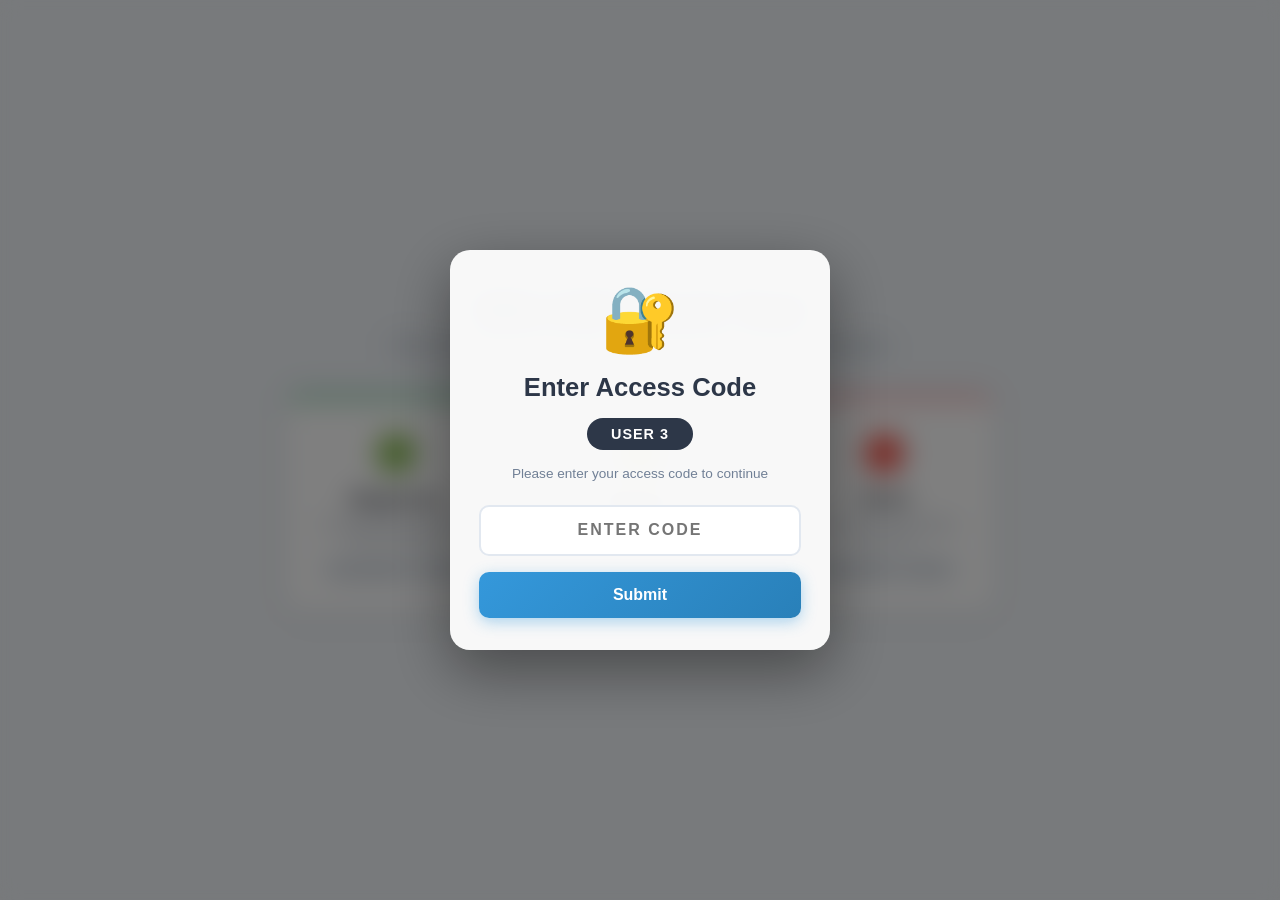
<file: index.html>
<!DOCTYPE html>
<html lang="en">
<head>
  <meta charset="UTF-8" />
  <meta name="viewport" content="width=device-width, initial-scale=1.0"/>
  <title>IMU-CET Mock Test</title>
  <link rel="stylesheet" href="style.css" />
</head>
<body>

  <!-- ACCESS MODAL -->
  <div id="accessModal" class="modal-overlay">
    <div class="access-box">
      <div class="icon">🔐</div>
      <h2>Enter Access Code</h2>
      <div class="user-badge" id="userNumber">USER 1</div>
      <p>Please enter your access code to continue</p>
      <input type="text" id="accessCode" placeholder="ENTER CODE" maxlength="7">
      <button onclick="verifyCode()">Submit</button>
      <div class="error" id="error"></div>
    </div>
  </div>

  <!-- HOME -->
  <section id="home" class="blurred">
    <div class="home-header">
      <h1>IMU-CET Mock Test</h1>
      <p>Every mock test you take today is one step closer to your real success</p>
    </div>
    <div class="cards">
      <div class="card beginner" onclick="startQuiz('beginner')">
        <div class="card-icon">🟢</div>
        <h2>Beginner</h2>
        <p>Fundamental concepts &amp; basic questions</p>
        <span class="card-meta">200 Questions · 180 Min</span>
      </div>
      <div class="card medium" onclick="startQuiz('medium')">
        <div class="card-icon">🟡</div>
        <h2>Medium</h2>
        <p>Intermediate level problems</p>
        <span class="card-meta">200 Questions · 180 Min</span>
      </div>
      <div class="card hard" onclick="startQuiz('hard')">
        <div class="card-icon">🔴</div>
        <h2>Hard</h2>
        <p>Advanced &amp; competitive questions</p>
        <span class="card-meta">200 Questions · 180 Min</span>
      </div>
    </div>
  </section>

  <!-- QUIZ -->
  <section id="quiz" class="hidden">
    <div class="quiz-header">
      <button class="btn-back-home" onclick="confirmGoHome()">🏠 Home</button>
      <div class="quiz-title" id="quizTitle"></div>
      <div class="timer" id="timer">180:00</div>
    </div>
    <div class="quiz-layout">
      <!-- Question Panel -->
      <div class="quiz-body">
        <div class="progress-bar-wrap">
          <div class="progress-bar" id="progressBar"></div>
        </div>
        <div class="question-meta" id="questionMeta"></div>
        <div class="question-text" id="questionText"></div>
        <div class="options" id="options"></div>
        <div class="nav-buttons">
          <button onclick="prevQuestion()" id="btnPrev">← Previous</button>
          <button onclick="nextQuestion()" id="btnNext">Next →</button>
          <button onclick="confirmSubmit()" id="btnSubmit" class="btn-submit" disabled>Submit Test</button>
        </div>
      </div>
      <!-- Question Palette -->
      <div class="palette-panel">
        <div class="palette-legend">
          <span class="leg leg-correct"></span> Correct
          <span class="leg leg-wrong"></span> Wrong
        </div>
        <div class="palette-grid" id="paletteGrid"></div>
      </div>
    </div>
  </section>

  <!-- RESULT -->
  <section id="result" class="hidden">
    <div class="result-card">
      <h2>Test Completed 🎉</h2>
      <div class="result-grid">
        <div class="stat"><span id="rTotal"></span><label>Total</label></div>
        <div class="stat"><span id="rAttempted"></span><label>Attempted</label></div>
        <div class="stat correct"><span id="rCorrect"></span><label>Correct</label></div>
        <div class="stat wrong"><span id="rWrong"></span><label>Wrong</label></div>
        <div class="stat score"><span id="rScore"></span><label>Score</label></div>
        <div class="stat percent"><span id="rPercent"></span><label>Percentage</label></div>
      </div>
      <button onclick="goHome()" class="btn-home">Back to Home</button>
    </div>
  </section>

  <script src="access-verify.js"></script>
  <script src="script.js"></script>
</body>
</html>
</file>
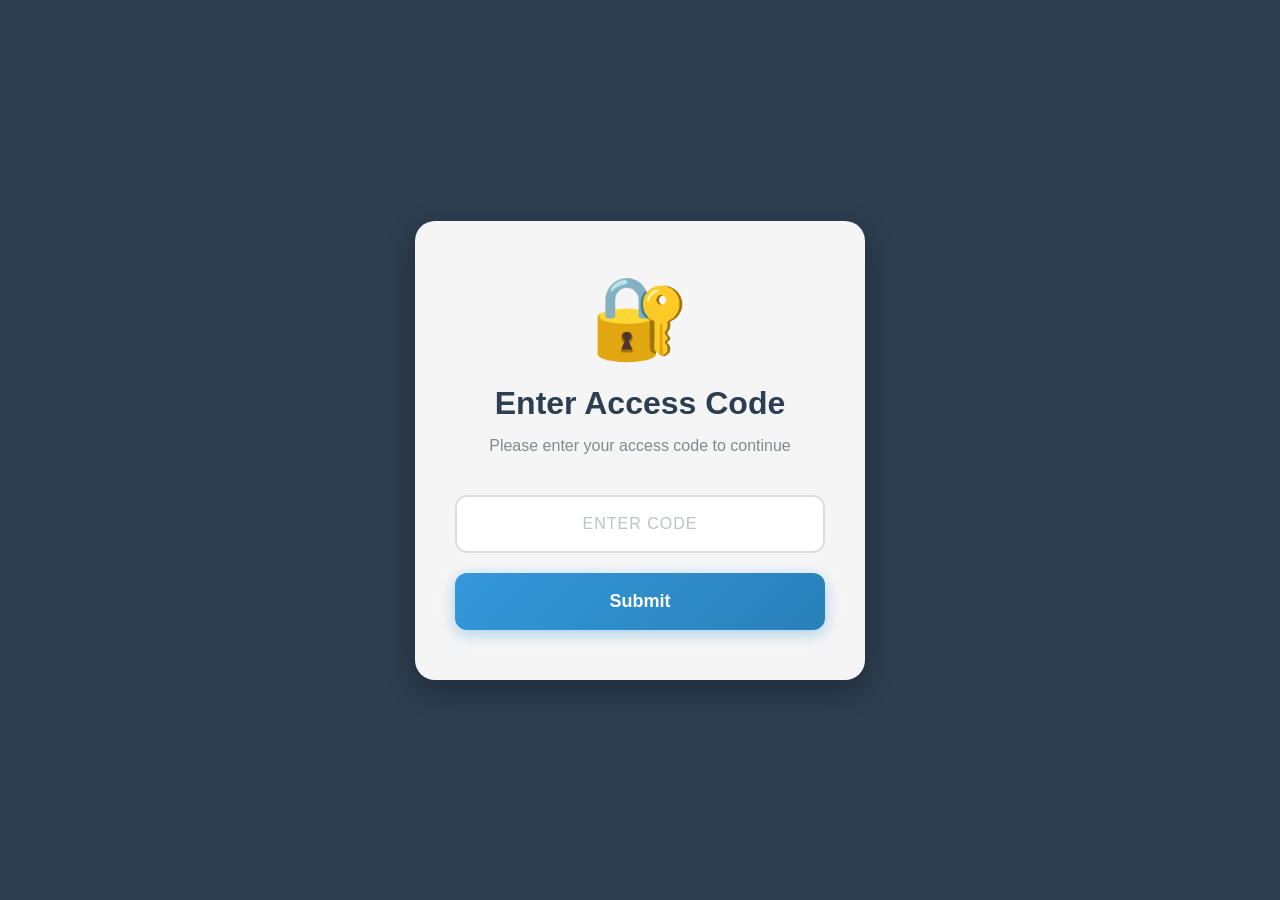
<file: access.html>
<!DOCTYPE html>
<html lang="en">
<head>
    <meta charset="UTF-8">
    <meta name="viewport" content="width=device-width, initial-scale=1.0">
    <title>IMU-CET Access</title>
    <style>
        * { margin: 0; padding: 0; box-sizing: border-box; }
        body { font-family: 'Segoe UI', Tahoma, Geneva, Verdana, sans-serif; background: #2c3e50; min-height: 100vh; display: flex; align-items: center; justify-content: center; padding: 20px; }
        .container { background: #f5f5f5; padding: 50px 40px; border-radius: 20px; box-shadow: 0 10px 30px rgba(0,0,0,0.3); max-width: 450px; width: 100%; text-align: center; }
        .icon { font-size: 80px; margin-bottom: 20px; }
        h1 { color: #2c3e50; margin-bottom: 15px; font-size: 32px; font-weight: 600; }
        p { color: #7f8c8d; margin-bottom: 40px; font-size: 16px; }
        input { width: 100%; padding: 18px; border: 2px solid #ddd; border-radius: 12px; font-size: 16px; margin-bottom: 20px; text-transform: uppercase; background: white; text-align: center; letter-spacing: 2px; color: #95a5a6; font-weight: 500; }
        input:focus { outline: none; border-color: #3498db; color: #2c3e50; }
        input::placeholder { color: #bdc3c7; letter-spacing: 1px; }
        button { width: 100%; padding: 18px; background: linear-gradient(135deg, #3498db 0%, #2980b9 100%); color: white; border: none; border-radius: 12px; font-size: 18px; cursor: pointer; font-weight: 600; box-shadow: 0 4px 15px rgba(52, 152, 219, 0.4); }
        button:hover { background: linear-gradient(135deg, #2980b9 0%, #21618c 100%); transform: translateY(-2px); box-shadow: 0 6px 20px rgba(52, 152, 219, 0.5); }
        button:active { transform: translateY(0); }
        .error { color: #e74c3c; text-align: center; margin-top: 15px; font-size: 14px; display: none; font-weight: 500; }
    </style>
</head>
<body>
    <div class="container">
        <div class="icon">🔐</div>
        <h1>Enter Access Code</h1>
        <p>Please enter your access code to continue</p>
        <input type="text" id="accessCode" placeholder="ENTER CODE" maxlength="7">
        <button onclick="verifyCode()">Submit</button>
        <div class="error" id="error"></div>
    </div>
    <script src="access.js"></script>
</body>
</html>
</file>
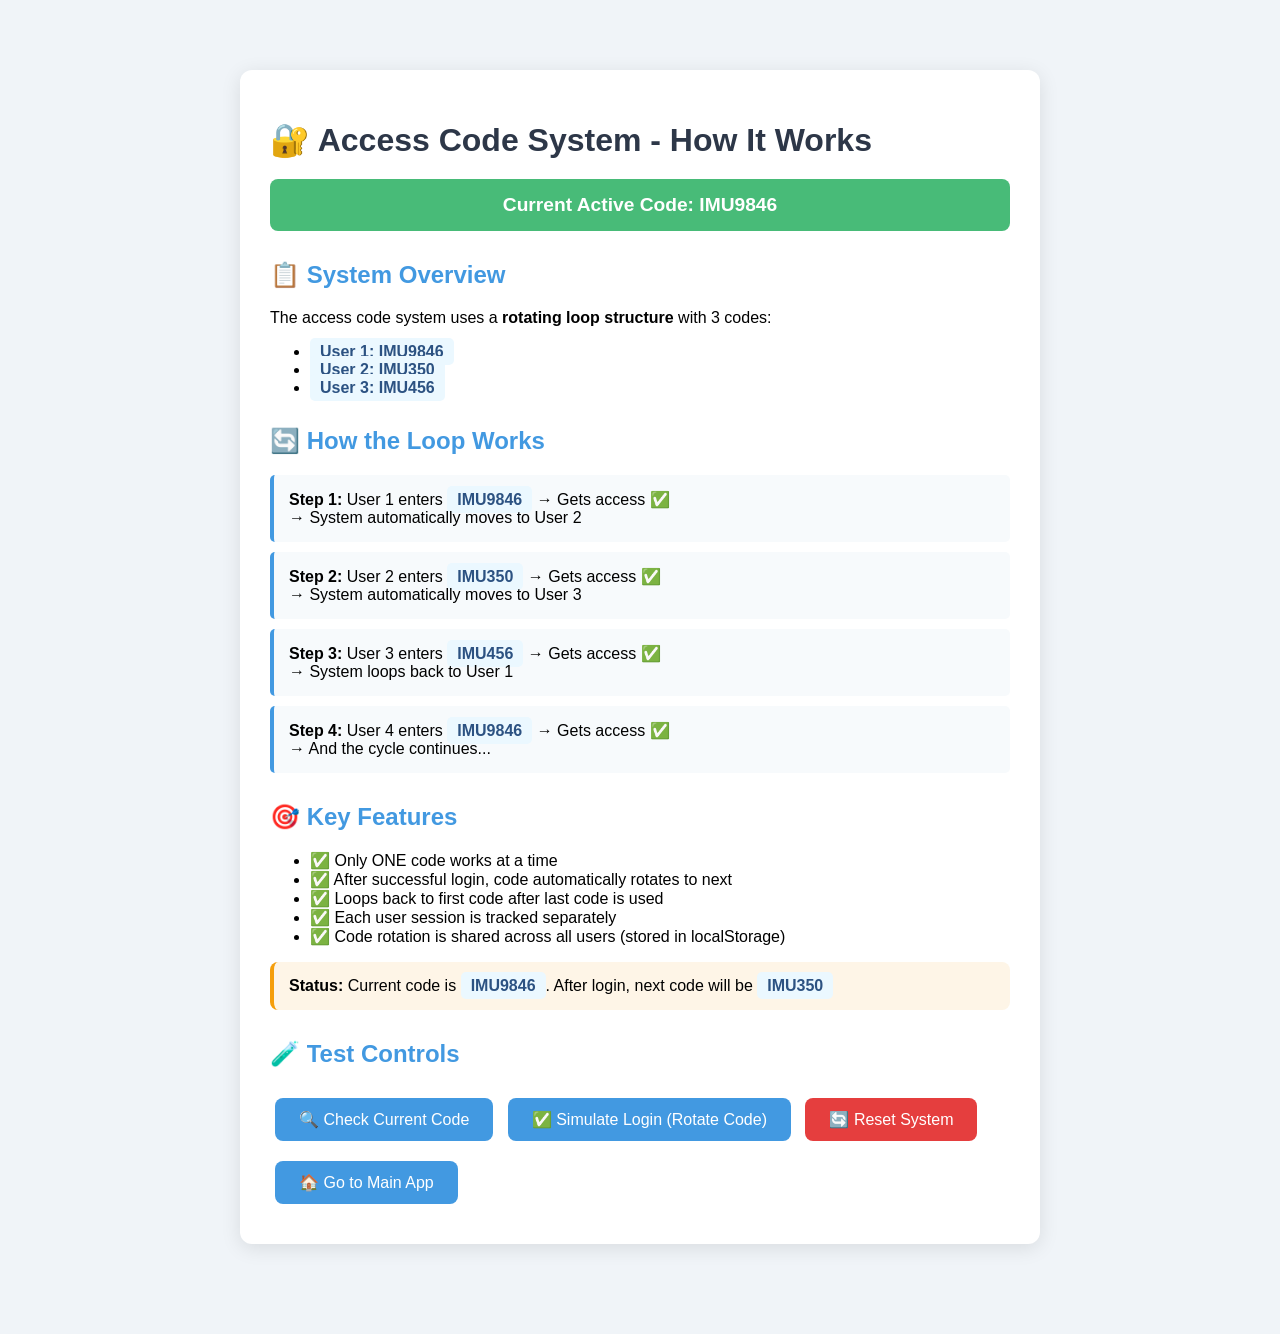
<file: test-access.html>
<!DOCTYPE html>
<html lang="en">
<head>
  <meta charset="UTF-8">
  <meta name="viewport" content="width=device-width, initial-scale=1.0">
  <title>Access Code System - Test Page</title>
  <style>
    body {
      font-family: 'Segoe UI', sans-serif;
      max-width: 800px;
      margin: 50px auto;
      padding: 20px;
      background: #f0f4f8;
    }
    .info-box {
      background: white;
      padding: 30px;
      border-radius: 12px;
      box-shadow: 0 4px 20px rgba(0,0,0,0.1);
      margin-bottom: 20px;
    }
    h1 { color: #2d3748; margin-bottom: 20px; }
    h2 { color: #4299e1; margin-top: 30px; }
    .code { 
      background: #ebf8ff; 
      padding: 5px 10px; 
      border-radius: 5px; 
      font-weight: bold;
      color: #2c5282;
    }
    .step {
      background: #f7fafc;
      padding: 15px;
      margin: 10px 0;
      border-left: 4px solid #4299e1;
      border-radius: 5px;
    }
    .current-code {
      background: #48bb78;
      color: white;
      padding: 15px;
      border-radius: 8px;
      text-align: center;
      font-size: 1.2rem;
      font-weight: bold;
      margin: 20px 0;
    }
    button {
      background: #4299e1;
      color: white;
      border: none;
      padding: 12px 24px;
      border-radius: 8px;
      font-size: 1rem;
      cursor: pointer;
      margin: 10px 5px;
    }
    button:hover { background: #3182ce; }
    .reset-btn { background: #e53e3e; }
    .reset-btn:hover { background: #c53030; }
    .status {
      background: #fef5e7;
      padding: 15px;
      border-radius: 8px;
      margin: 15px 0;
      border-left: 4px solid #f59e0b;
    }
  </style>
</head>
<body>
  <div class="info-box">
    <h1>🔐 Access Code System - How It Works</h1>
    
    <div class="current-code" id="currentCodeDisplay">
      Current Active Code: Loading...
    </div>

    <h2>📋 System Overview</h2>
    <p>The access code system uses a <strong>rotating loop structure</strong> with 3 codes:</p>
    <ul>
      <li><span class="code">User 1: IMU9846</span></li>
      <li><span class="code">User 2: IMU350</span></li>
      <li><span class="code">User 3: IMU456</span></li>
    </ul>

    <h2>🔄 How the Loop Works</h2>
    
    <div class="step">
      <strong>Step 1:</strong> User 1 enters <span class="code">IMU9846</span> → Gets access ✅<br>
      → System automatically moves to User 2
    </div>

    <div class="step">
      <strong>Step 2:</strong> User 2 enters <span class="code">IMU350</span> → Gets access ✅<br>
      → System automatically moves to User 3
    </div>

    <div class="step">
      <strong>Step 3:</strong> User 3 enters <span class="code">IMU456</span> → Gets access ✅<br>
      → System loops back to User 1
    </div>

    <div class="step">
      <strong>Step 4:</strong> User 4 enters <span class="code">IMU9846</span> → Gets access ✅<br>
      → And the cycle continues...
    </div>

    <h2>🎯 Key Features</h2>
    <ul>
      <li>✅ Only ONE code works at a time</li>
      <li>✅ After successful login, code automatically rotates to next</li>
      <li>✅ Loops back to first code after last code is used</li>
      <li>✅ Each user session is tracked separately</li>
      <li>✅ Code rotation is shared across all users (stored in localStorage)</li>
    </ul>

    <div class="status" id="statusDisplay">
      <strong>Status:</strong> Check the current active code above
    </div>

    <h2>🧪 Test Controls</h2>
    <button onclick="checkCurrentCode()">🔍 Check Current Code</button>
    <button onclick="simulateLogin()">✅ Simulate Login (Rotate Code)</button>
    <button class="reset-btn" onclick="resetSystem()">🔄 Reset System</button>
    <button onclick="goToMainApp()">🏠 Go to Main App</button>
  </div>

  <script>
    const ACCESS_CODES = ["IMU9846", "IMU350", "IMU456"];
    const STORAGE_KEY_INDEX = "imu_code_index";

    function getCurrentCodeIndex() {
      const index = localStorage.getItem(STORAGE_KEY_INDEX);
      return index ? parseInt(index) : 0;
    }

    function setNextCodeIndex() {
      const currentIndex = getCurrentCodeIndex();
      const nextIndex = (currentIndex + 1) % ACCESS_CODES.length;
      localStorage.setItem(STORAGE_KEY_INDEX, nextIndex);
    }

    function updateDisplay() {
      const currentIndex = getCurrentCodeIndex();
      const currentCode = ACCESS_CODES[currentIndex];
      document.getElementById('currentCodeDisplay').textContent = 
        `Current Active Code: ${currentCode}`;
      
      const nextIndex = (currentIndex + 1) % ACCESS_CODES.length;
      const nextCode = ACCESS_CODES[nextIndex];
      document.getElementById('statusDisplay').innerHTML = 
        `<strong>Status:</strong> Current code is <span class="code">${currentCode}</span>. After login, next code will be <span class="code">${nextCode}</span>`;
    }

    function checkCurrentCode() {
      updateDisplay();
      alert(`Current active code is: ${ACCESS_CODES[getCurrentCodeIndex()]}`);
    }

    function simulateLogin() {
      const currentCode = ACCESS_CODES[getCurrentCodeIndex()];
      setNextCodeIndex();
      const nextCode = ACCESS_CODES[getCurrentCodeIndex()];
      updateDisplay();
      alert(`✅ Login successful with ${currentCode}!\n\nNext user should use: ${nextCode}`);
    }

    function resetSystem() {
      if (confirm('Reset the system to IMU111?')) {
        localStorage.setItem(STORAGE_KEY_INDEX, 0);
        localStorage.removeItem('imu_access_granted');
        sessionStorage.clear();
        updateDisplay();
        alert('System reset! Current code is now IMU111');
      }
    }

    function goToMainApp() {
      window.location.href = 'index.html';
    }

    // Initialize display
    updateDisplay();
  </script>
</body>
</html>
</file>
<file: style.css>
*, *::before, *::after { box-sizing: border-box; margin: 0; padding: 0; }

body {
  font-family: 'Segoe UI', sans-serif;
  background: #f0f4f8;
  min-height: 100vh;
  color: #1a202c;
}

.hidden { display: none !important; }

/* ── ACCESS CODE MODAL ── */
.modal-overlay {
  position: fixed;
  top: 0;
  left: 0;
  width: 100%;
  height: 100%;
  background: rgba(0, 0, 0, 0.5);
  backdrop-filter: blur(10px);
  display: flex;
  align-items: center;
  justify-content: center;
  z-index: 9999;
  padding: 1rem;
}

.access-box {
  background: rgba(255, 255, 255, 0.95);
  border-radius: 20px;
  padding: 2rem 1.8rem;
  max-width: 380px;
  width: 100%;
  box-shadow: 0 20px 60px rgba(0, 0, 0, 0.4);
  text-align: center;
  animation: modalSlideIn 0.3s ease-out;
}

@keyframes modalSlideIn {
  from {
    opacity: 0;
    transform: translateY(-30px);
  }
  to {
    opacity: 1;
    transform: translateY(0);
  }
}

.access-box .icon {
  font-size: 4rem;
  margin-bottom: 1rem;
}

.access-box h2 {
  font-size: 1.6rem;
  color: #2d3748;
  margin-bottom: 1rem;
  font-weight: 600;
}

.access-box .user-badge {
  display: inline-block;
  background: #2d3748;
  color: white;
  padding: 0.5rem 1.5rem;
  border-radius: 20px;
  font-size: 0.9rem;
  font-weight: 700;
  margin-bottom: 1rem;
  letter-spacing: 1px;
}

.access-box p {
  font-size: 0.85rem;
  color: #718096;
  margin-bottom: 1.5rem;
}

.access-box input {
  width: 100%;
  padding: 0.9rem;
  border: 2px solid #e2e8f0;
  border-radius: 10px;
  font-size: 1rem;
  text-align: center;
  font-weight: 600;
  letter-spacing: 2px;
  text-transform: uppercase;
  transition: border-color 0.2s;
  margin-bottom: 1rem;
}

.access-box input:focus {
  outline: none;
  border-color: #4299e1;
}

.access-box button {
  width: 100%;
  padding: 0.9rem;
  background: linear-gradient(135deg, #3498db 0%, #2980b9 100%);
  color: #fff;
  border: none;
  border-radius: 10px;
  font-size: 1rem;
  font-weight: 600;
  cursor: pointer;
  transition: transform 0.2s, box-shadow 0.2s;
  box-shadow: 0 4px 15px rgba(52, 152, 219, 0.4);
}

.access-box button:hover {
  transform: translateY(-2px);
  box-shadow: 0 6px 20px rgba(52, 152, 219, 0.5);
}

.access-box button:active {
  transform: translateY(0);
}

.access-box .error {
  color: #e53e3e;
  font-size: 0.85rem;
  margin-top: 0.8rem;
  font-weight: 600;
  display: none;
}

.modal-box {
  background: #fff;
  border-radius: 20px;
  padding: 2.5rem 2rem;
  max-width: 420px;
  width: 100%;
  box-shadow: 0 20px 60px rgba(0, 0, 0, 0.3);
  text-align: center;
  animation: modalSlideIn 0.3s ease-out;
}

.modal-box h2 {
  font-size: 1.8rem;
  color: #2d3748;
  margin-bottom: 0.5rem;
}

.modal-subtitle {
  font-size: 0.9rem;
  color: #718096;
  margin-bottom: 1rem;
}

.modal-icon {
  font-size: 3rem;
  margin-bottom: 1rem;
  animation: bounce 0.6s ease-out;
}

@keyframes bounce {
  0%, 100% { transform: translateY(0); }
  50% { transform: translateY(-10px); }
}

.user-number {
  font-size: 0.9rem;
  font-weight: 700;
  color: #4299e1;
  background: #ebf8ff;
  padding: 0.5rem 1rem;
  border-radius: 8px;
  margin-bottom: 1.2rem;
  display: inline-block;
}

/* Cooldown Message Styles */
.cooldown-icon {
  font-size: 4rem;
  margin-bottom: 1rem;
  animation: pulse 1.5s ease-in-out infinite;
}

@keyframes pulse {
  0%, 100% { transform: scale(1); opacity: 1; }
  50% { transform: scale(1.1); opacity: 0.8; }
}

.cooldown-text {
  font-size: 0.95rem;
  color: #718096;
  margin-bottom: 1.5rem;
}

.cooldown-timer-display {
  display: flex;
  align-items: center;
  justify-content: center;
  gap: 0.5rem;
  margin-bottom: 1.5rem;
}

#cooldownTimer {
  font-size: 3.5rem;
  font-weight: 700;
  color: #e53e3e;
  font-family: 'Courier New', monospace;
}

.cooldown-label {
  font-size: 1.2rem;
  color: #718096;
  font-weight: 600;
}

.cooldown-info {
  font-size: 0.85rem;
  color: #a0aec0;
  font-style: italic;
}

.success-message {
  position: absolute;
  top: 50%;
  left: 50%;
  transform: translate(-50%, -50%);
  background: #48bb78;
  color: white;
  padding: 1rem 2rem;
  border-radius: 10px;
  font-weight: 600;
  font-size: 1.1rem;
  box-shadow: 0 10px 30px rgba(72, 187, 120, 0.4);
  animation: successPop 0.5s ease-out;
  z-index: 10;
}

@keyframes successPop {
  0% {
    opacity: 0;
    transform: translate(-50%, -50%) scale(0.5);
  }
  50% {
    transform: translate(-50%, -50%) scale(1.1);
  }
  100% {
    opacity: 1;
    transform: translate(-50%, -50%) scale(1);
  }
}

#accessCodeInput.shake {
  animation: shake 0.4s;
}

#accessCodeInput {
  width: 100%;
  padding: 0.9rem 1.2rem;
  border: 2px solid #e2e8f0;
  border-radius: 10px;
  font-size: 1rem;
  text-align: center;
  font-weight: 600;
  letter-spacing: 2px;
  text-transform: uppercase;
  transition: border-color 0.2s;
  margin-bottom: 1rem;
}

#accessCodeInput:focus {
  outline: none;
  border-color: #4299e1;
}

.modal-btn {
  width: 100%;
  padding: 0.9rem;
  background: linear-gradient(135deg, #667eea 0%, #4299e1 100%);
  color: #fff;
  border: none;
  border-radius: 10px;
  font-size: 1rem;
  font-weight: 600;
  cursor: pointer;
  transition: transform 0.2s, box-shadow 0.2s;
  box-shadow: 0 4px 15px rgba(66, 153, 225, 0.3);
}

.modal-btn:hover {
  transform: translateY(-2px);
  box-shadow: 0 6px 20px rgba(66, 153, 225, 0.4);
}

.modal-btn:active {
  transform: translateY(0);
}

.error-msg {
  color: #e53e3e;
  font-size: 0.85rem;
  margin-top: 0.8rem;
  font-weight: 600;
  animation: shake 0.4s;
}

@keyframes shake {
  0%, 100% { transform: translateX(0); }
  25% { transform: translateX(-10px); }
  75% { transform: translateX(10px); }
}

.blurred {
  filter: blur(10px);
  pointer-events: none;
  user-select: none;
}

/* ── HOME ── */
#home {
  display: flex;
  flex-direction: column;
  align-items: center;
  justify-content: center;
  min-height: 100vh;
  padding: 2rem 1rem;
}

.home-header { text-align: center; margin-bottom: 2.5rem; }
.home-header h1 { font-size: 2.2rem; color: #2d3748; }
.home-header p  { color: #718096; margin-top: .4rem; }

.cards {
  display: flex;
  gap: 1.5rem;
  flex-wrap: wrap;
  justify-content: center;
}

.card {
  background: #fff;
  border-radius: 16px;
  padding: 2rem 1.8rem;
  width: 220px;
  text-align: center;
  cursor: pointer;
  box-shadow: 0 4px 20px rgba(0,0,0,.08);
  transition: transform .2s, box-shadow .2s;
  border-top: 5px solid transparent;
}
.card:hover { transform: translateY(-6px); box-shadow: 0 10px 30px rgba(0,0,0,.14); }
.card.beginner { border-color: #48bb78; }
.card.medium   { border-color: #ecc94b; }
.card.hard     { border-color: #fc8181; }

.card-icon { font-size: 2.2rem; margin-bottom: .8rem; }
.card h2   { font-size: 1.3rem; margin-bottom: .4rem; }
.card p    { font-size: .85rem; color: #718096; margin-bottom: .8rem; }
.card-meta { font-size: .75rem; background: #edf2f7; padding: .3rem .7rem; border-radius: 20px; color: #4a5568; }

/* ── QUIZ ── */
#quiz {
  min-height: 100vh;
  display: flex;
  flex-direction: column;
}

.quiz-header {
  background: #2d3748;
  color: #fff;
  display: flex;
  justify-content: space-between;
  align-items: center;
  padding: .9rem 1.5rem;
  position: sticky;
  top: 0;
  z-index: 10;
  gap: .8rem;
}
.btn-back-home {
  background: #4a5568;
  color: #fff;
  border: none;
  padding: .4rem .9rem;
  border-radius: 8px;
  font-size: .85rem;
  font-weight: 600;
  cursor: pointer;
  white-space: nowrap;
  transition: background .2s;
}
.btn-back-home:hover { background: #718096; }
.quiz-title { font-size: 1rem; font-weight: 600; }

.timer {
  background: #e53e3e;
  padding: .35rem .9rem;
  border-radius: 8px;
  font-weight: 700;
  font-size: 1rem;
  letter-spacing: 1px;
  min-width: 72px;
  text-align: center;
  transition: background .3s;
}
.timer.warning { background: #dd6b20; }

/* Two-column layout: question left, palette right */
.quiz-layout {
  display: flex;
  gap: 1.2rem;
  max-width: 1100px;
  width: 100%;
  margin: 1.5rem auto;
  padding: 0 1rem 2rem;
  flex: 1;
  align-items: flex-start;
}

.quiz-body {
  flex: 1;
  min-width: 0;
}

.progress-bar-wrap {
  background: #e2e8f0;
  border-radius: 8px;
  height: 8px;
  margin-bottom: 1.2rem;
  overflow: hidden;
}
.progress-bar {
  height: 100%;
  background: linear-gradient(90deg, #4299e1, #667eea);
  border-radius: 8px;
  transition: width .3s;
}

.question-meta {
  font-size: .85rem;
  color: #718096;
  margin-bottom: .6rem;
}

.question-text {
  font-size: 1.1rem;
  font-weight: 600;
  background: #fff;
  padding: 1.2rem 1.4rem;
  border-radius: 12px;
  box-shadow: 0 2px 10px rgba(0,0,0,.06);
  margin-bottom: 1.2rem;
  line-height: 1.6;
}

.options { display: flex; flex-direction: column; gap: .7rem; margin-bottom: 1.8rem; }

.option {
  display: flex;
  align-items: center;
  gap: .9rem;
  background: #fff;
  border: 2px solid #e2e8f0;
  border-radius: 10px;
  padding: .85rem 1.1rem;
  cursor: pointer;
  transition: border-color .15s, background .15s;
  font-size: .97rem;
}
.option:hover { border-color: #4299e1; background: #ebf8ff; }
.option.selected { border-color: #4299e1; background: #ebf8ff; }
.option.correct { border-color: #38a169 !important; background: #f0fff4 !important; color: #22543d; font-weight: 600; }
.option.wrong   { border-color: #e53e3e !important; background: #fff5f5 !important; color: #742a2a; font-weight: 600; }
.option input[type="radio"] { accent-color: #4299e1; width: 17px; height: 17px; flex-shrink: 0; }

.nav-buttons {
  display: flex;
  gap: .8rem;
  flex-wrap: wrap;
}
.nav-buttons button {
  padding: .65rem 1.4rem;
  border: none;
  border-radius: 8px;
  font-size: .95rem;
  cursor: pointer;
  font-weight: 600;
  transition: opacity .2s, transform .1s;
}
.nav-buttons button:active { transform: scale(.97); }
#btnPrev    { background: #e2e8f0; color: #4a5568; }
#btnNext    { background: #4299e1; color: #fff; }
.btn-submit { background: #48bb78; color: #fff; margin-left: auto; }
.btn-submit:disabled { background: #a0aec0; cursor: not-allowed; }

/* ── PALETTE PANEL ── */
.palette-panel {
  width: 260px;
  flex-shrink: 0;
  background: #fff;
  border-radius: 14px;
  box-shadow: 0 2px 12px rgba(0,0,0,.08);
  padding: 1rem;
  position: sticky;
  top: 70px;
  max-height: calc(100vh - 90px);
  overflow-y: auto;
}

.palette-legend {
  display: flex;
  align-items: center;
  gap: .5rem;
  font-size: .75rem;
  color: #4a5568;
  margin-bottom: .9rem;
  flex-wrap: wrap;
  row-gap: .4rem;
}
.leg {
  display: inline-block;
  width: 14px;
  height: 14px;
  border-radius: 3px;
  margin-left: .3rem;
}
.leg-correct { background: #48bb78; }
.leg-wrong   { background: #fc8181; }

.palette-grid {
  display: grid;
  grid-template-columns: repeat(10, 1fr);
  gap: 4px;
}

.pal-btn {
  width: 100%;
  aspect-ratio: 1;
  border: none;
  border-radius: 4px;
  font-size: .6rem;
  font-weight: 700;
  cursor: pointer;
  background: #e2e8f0;
  color: #4a5568;
  transition: transform .1s;
  line-height: 1;
}
.pal-btn:hover      { transform: scale(1.15); }
.pal-btn.pal-active { outline: 2px solid #2d3748; outline-offset: 1px; }
.pal-btn.pal-correct { background: #48bb78; color: #fff; }
.pal-btn.pal-wrong   { background: #fc8181; color: #fff; }

/* ── RESULT ── */
#result {
  display: flex;
  align-items: center;
  justify-content: center;
  min-height: 100vh;
  padding: 1.5rem;
}

.result-card {
  background: #fff;
  border-radius: 16px;
  padding: 2.5rem 2rem;
  max-width: 500px;
  width: 100%;
  box-shadow: 0 8px 30px rgba(0,0,0,.1);
  text-align: center;
}
.result-card h2 { font-size: 1.6rem; margin-bottom: 1.8rem; color: #2d3748; }

.result-grid {
  display: grid;
  grid-template-columns: 1fr 1fr 1fr;
  gap: 1rem;
  margin-bottom: 2rem;
}
.stat {
  background: #f7fafc;
  border-radius: 10px;
  padding: 1rem .5rem;
}
.stat span  { display: block; font-size: 1.7rem; font-weight: 700; color: #2d3748; }
.stat label { font-size: .75rem; color: #718096; margin-top: .2rem; display: block; }
.stat.correct span { color: #38a169; }
.stat.wrong span   { color: #e53e3e; }
.stat.score span, .stat.percent span { color: #4299e1; }

.btn-home {
  background: #4299e1;
  color: #fff;
  border: none;
  padding: .75rem 2rem;
  border-radius: 8px;
  font-size: 1rem;
  font-weight: 600;
  cursor: pointer;
  transition: background .2s;
}
.btn-home:hover { background: #3182ce; }

/* ── RESPONSIVE ── */
@media (max-width: 768px) {
  .quiz-layout { flex-direction: column; }
  .palette-panel { width: 100%; position: static; max-height: none; }
  .palette-grid { grid-template-columns: repeat(10, 1fr); }
}
@media (max-width: 520px) {
  .home-header h1 { font-size: 1.6rem; }
  .card { width: 100%; max-width: 320px; }
  .nav-buttons { justify-content: space-between; }
  .btn-submit { margin-left: 0; width: 100%; }
  .palette-grid { grid-template-columns: repeat(8, 1fr); }
}
</file>
